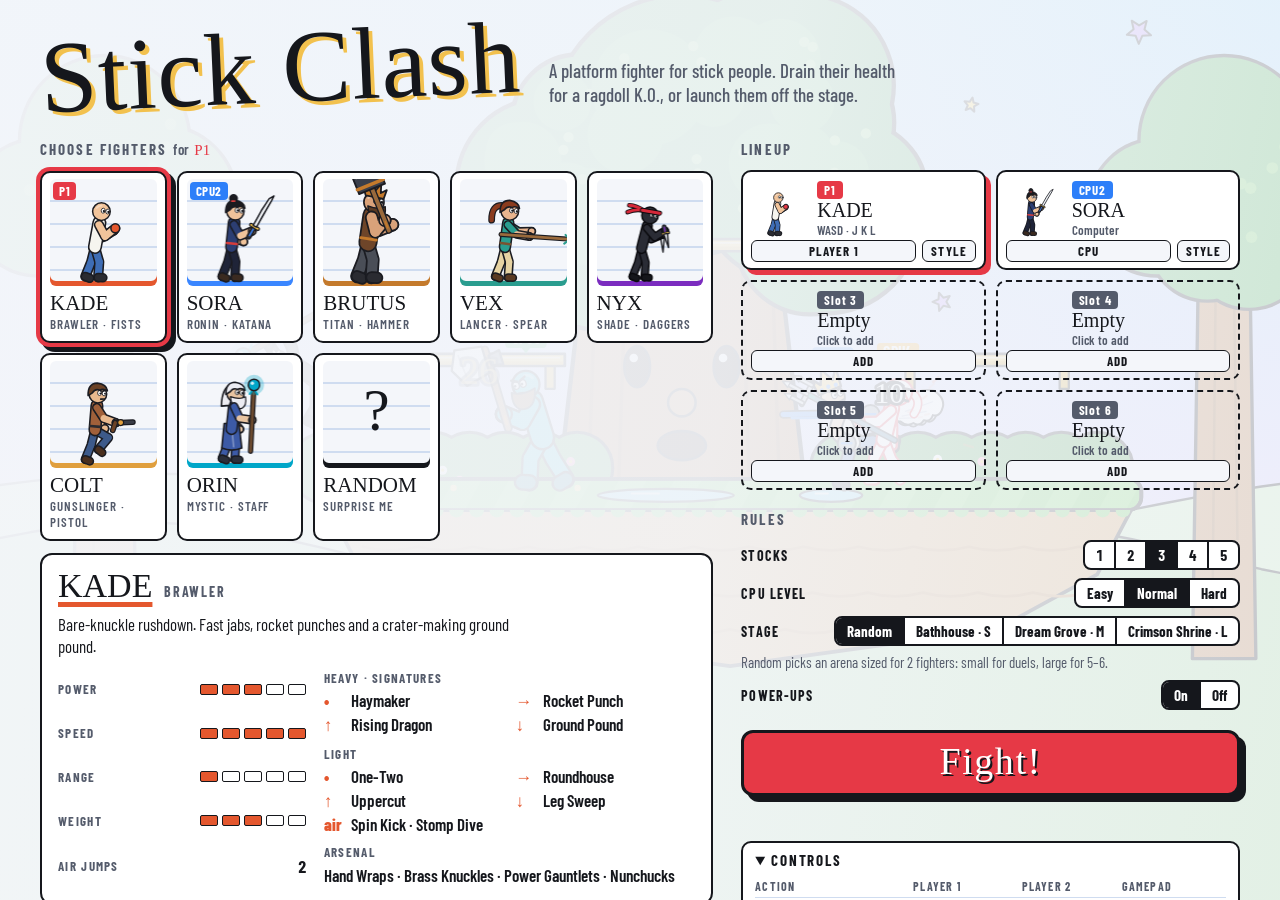
<file: index.html>
<!doctype html>
<html lang="en">
<head>
<meta charset="utf-8">
<meta name="viewport" content="width=device-width, initial-scale=1, viewport-fit=cover">
<title>Stick Clash</title>
<link rel="preconnect" href="https://fonts.googleapis.com">
<link rel="preconnect" href="https://fonts.gstatic.com" crossorigin>
<link rel="stylesheet" href="https://fonts.googleapis.com/css2?family=Barlow+Condensed:wght@500;600;700;800&family=Permanent+Marker&display=swap">
<link rel="stylesheet" href="style.css">
</head>
<body>
<div id="app"><canvas id="game" tabindex="-1" aria-label="Stick Clash arena"></canvas></div>
<script src="js/data.js"></script>
<script src="js/engine.js"></script>
<script src="js/game.js"></script>
<script src="js/ui.js"></script>
</body>
</html>
</file>
<file: style.css>
/* Layout: a notebook-paper arcade. Menus float over a live CPU battle; ink outlines and offset "sticker" shadows tie the UI to the hand-drawn stick fighters. */
:root {
  --paper: #f4f6fa;
  --ink: #15171c;
  --ink-soft: #545b6b;
  --rule: #cfdcf0;
  --accent: #e63946;
  --gold: #f2c14e;
  --card: #ffffff;
  --display: "Permanent Marker", "Comic Sans MS", "Chalkboard SE", cursive;
  --ui: "Barlow Condensed", "Arial Narrow", "Helvetica Neue", sans-serif;
  color-scheme: light;
}

html, body { height: 100%; margin: 0; overflow: hidden; background: var(--paper); color: var(--ink); font-family: var(--ui); font-size: 17px; }
#app { position: fixed; inset: 0; }
#game { position: absolute; inset: 0; width: 100%; height: 100%; display: block; touch-action: none; outline: none; }
button { font: inherit; color: inherit; }
kbd { font: 600 0.85em var(--ui); background: var(--card); border: 1.5px solid var(--ink); border-bottom-width: 3px; border-radius: 5px; padding: 0 0.35em; white-space: nowrap; }

.overlay { position: absolute; inset: 0; overflow-y: auto; overscroll-behavior: contain; }
.overlay.dim { background: rgba(21, 23, 28, 0.45); display: grid; place-items: center; padding-inline: 16px; }
.overlay.dim[hidden] { display: none; }

/* ------------------------------ Menu ------------------------------ */
#menu { background: linear-gradient(100deg, rgba(244, 246, 250, 0.97) 0%, rgba(244, 246, 250, 0.93) 55%, rgba(244, 246, 250, 0.78) 100%); }
.menu-inner { max-width: 1200px; margin: 0 auto; padding-inline: 20px; padding-block: 22px 48px; }
.masthead { display: flex; flex-wrap: wrap; align-items: flex-end; gap: 6px 28px; margin-bottom: 18px; }
.logo {
  font-family: var(--display); font-weight: 400; font-size: clamp(52px, 8vw, 104px); line-height: 0.9; margin: 0;
  transform: rotate(-2.5deg); letter-spacing: 0.01em;
  text-shadow: 4px 4px 0 var(--gold);
}
.tagline { max-width: 46ch; margin: 0 0 6px; font-size: 19px; line-height: 1.3; color: var(--ink-soft); font-weight: 500; text-wrap: balance; }

.layout { display: grid; grid-template-columns: minmax(0, 1.35fr) minmax(0, 1fr); gap: 28px; align-items: start; }
@media (max-width: 920px) { .layout { grid-template-columns: minmax(0, 1fr); } }
.col { min-width: 0; display: flex; flex-direction: column; gap: 12px; }
.eyebrow { font: 700 15px var(--ui); text-transform: uppercase; letter-spacing: 0.14em; margin: 8px 0 0; color: var(--ink-soft); }
.eyebrow .for { letter-spacing: 0.06em; text-transform: none; font-weight: 600; }
.eyebrow b { font-family: var(--display); font-weight: 400; letter-spacing: 0.02em; }

.roster { display: grid; grid-template-columns: repeat(auto-fill, minmax(118px, 1fr)); gap: 10px; }
.card {
  position: relative; display: flex; flex-direction: column; gap: 2px; text-align: left; cursor: pointer;
  background: var(--card); border: 2.5px solid var(--ink); border-radius: 10px; padding: 6px 8px 9px;
  transition: transform 0.12s ease, box-shadow 0.12s ease;
}
.card canvas {
  width: 100%; aspect-ratio: 1 / 1; display: block; border-radius: 6px; margin-bottom: 4px;
  background: repeating-linear-gradient(var(--paper) 0 21px, var(--rule) 21px 23px);
  box-shadow: inset 0 -5px 0 var(--c);
}
.card:hover, .card:focus-visible { transform: translateY(-3px) rotate(-0.6deg); box-shadow: 5px 5px 0 var(--ink); outline: none; }
.card.picked { box-shadow: 0 0 0 4px var(--pc), 5px 5px 0 4px var(--ink); }
.card .nm { font-family: var(--display); font-size: 21px; line-height: 1.05; }
.card .st { font-weight: 600; font-size: 13px; text-transform: uppercase; letter-spacing: 0.07em; color: var(--ink-soft); }
.badges { position: absolute; top: 9px; left: 11px; display: flex; flex-wrap: wrap; gap: 3px; }
.badge { display: inline-block; font: 700 13px var(--ui); color: #fff; border-radius: 4px; padding: 1px 6px; letter-spacing: 0.04em; }

.detail { background: var(--card); border: 2.5px solid var(--ink); border-radius: 12px; padding: 14px 16px 16px; min-height: 196px; }
.d-head { display: flex; align-items: baseline; gap: 12px; flex-wrap: wrap; }
.d-name { font-family: var(--display); font-weight: 400; font-size: 34px; margin: 0; line-height: 1; color: var(--ink); text-decoration: underline; text-decoration-color: var(--c); text-decoration-thickness: 5px; text-underline-offset: 5px; }
.d-style { font-weight: 700; text-transform: uppercase; letter-spacing: 0.12em; font-size: 14px; color: var(--ink-soft); }
.d-blurb { margin: 10px 0 12px; line-height: 1.35; max-width: 60ch; }
.d-grid { display: grid; grid-template-columns: minmax(0, 0.8fr) minmax(0, 1.2fr); gap: 18px; }
@media (max-width: 520px) { .d-grid { grid-template-columns: minmax(0, 1fr); } }
.d-stats { margin: 0; display: grid; gap: 6px; }
.d-stats div { display: flex; align-items: center; justify-content: space-between; gap: 10px; }
.d-stats dt { text-transform: uppercase; letter-spacing: 0.1em; font-size: 13px; font-weight: 700; color: var(--ink-soft); }
.d-stats dd { margin: 0; font-weight: 700; font-variant-numeric: tabular-nums; }
.pips { display: flex; gap: 4px; }
.pips i { width: 16px; height: 9px; border: 1.5px solid var(--ink); border-radius: 2px; background: transparent; }
.pips i.on { background: var(--c); }
.d-moves h4 { margin: 0 0 4px; font-size: 13px; letter-spacing: 0.1em; text-transform: uppercase; color: var(--ink-soft); }
.d-moves ul { list-style: none; margin: 0 0 10px; padding: 0; display: grid; grid-template-columns: repeat(2, minmax(0, 1fr)); gap: 2px 12px; }
.d-moves li { font-weight: 600; white-space: nowrap; overflow: hidden; text-overflow: ellipsis; }
.d-moves li b { display: inline-block; min-width: 1.6em; color: var(--c); font-weight: 800; }

.slots { display: grid; grid-template-columns: repeat(2, minmax(0, 1fr)); gap: 10px; }
.slot { position: relative; background: var(--card); border: 2.5px solid var(--ink); border-radius: 10px; transition: box-shadow 0.12s ease; }
.slot.active { box-shadow: 5px 5px 0 var(--pc); }
.slot.off { background: transparent; border-style: dashed; }
.slot-main { display: flex; align-items: center; gap: 8px; width: 100%; background: none; border: 0; padding: 8px 8px 30px; cursor: pointer; text-align: left; border-radius: 10px; }
.slot-main:focus-visible, .slot-type:focus-visible, .slot-style:focus-visible, .chip:focus-visible, .field input:focus-visible, .seg button:focus-visible, .btn:focus-visible, .fight:focus-visible { outline: 3px solid var(--accent); outline-offset: 2px; }
.slot canvas { width: 58px; height: 58px; flex: none; }
.slot.off canvas { visibility: hidden; }
.slot-txt { display: flex; flex-direction: column; min-width: 0; }
.pill { align-self: flex-start; font: 700 13px var(--ui); color: #fff; background: var(--pc); border-radius: 4px; padding: 1px 7px; letter-spacing: 0.06em; }
.slot.off .pill { background: var(--ink-soft); }
.slot-char { font-family: var(--display); font-size: 20px; line-height: 1.15; }
.slot-hint { font-size: 13px; color: var(--ink-soft); font-weight: 600; }
.slot-actions { position: absolute; left: 8px; right: 8px; bottom: 6px; display: flex; gap: 6px; }
.slot-type, .slot-style { background: var(--paper); border: 1.5px solid var(--ink); border-radius: 6px; font-weight: 700; font-size: 13px; text-transform: uppercase; letter-spacing: 0.08em; padding: 2px 8px; cursor: pointer; }
.slot-type { flex: 1; }
.slot-style[hidden] { display: none; }
.slot-type:hover, .slot-style:hover { background: var(--gold); }

.opts { display: grid; gap: 8px; }
.opt { display: flex; align-items: center; justify-content: space-between; gap: 12px; flex-wrap: wrap; }
.opt > span { font-weight: 700; text-transform: uppercase; letter-spacing: 0.08em; font-size: 14px; }
.seg { display: flex; flex-wrap: wrap; border: 2px solid var(--ink); border-radius: 8px; overflow: hidden; background: var(--card); }
.seg button { border: 0; border-left: 2px solid var(--ink); background: none; padding: 4px 11px; font-weight: 700; font-size: 15px; cursor: pointer; font-variant-numeric: tabular-nums; }
.seg button:first-child { border-left: 0; }
.seg button:hover { background: var(--paper); }
.seg button.on { background: var(--ink); color: #fff; }

.fight {
  margin-top: 8px; font-family: var(--display); font-size: 38px; letter-spacing: 0.04em; cursor: pointer;
  background: var(--accent); color: #fff; border: 3px solid var(--ink); border-radius: 12px; padding: 6px 0 10px;
  box-shadow: 6px 6px 0 var(--ink); transition: transform 0.08s ease, box-shadow 0.08s ease; text-shadow: 2px 2px 0 var(--ink);
}
.fight:hover { transform: translate(-1px, -1px) rotate(-0.5deg); box-shadow: 8px 8px 0 var(--ink); }
.fight:active { transform: translate(4px, 4px); box-shadow: 2px 2px 0 var(--ink); }
.err { margin: 0; min-height: 1.2em; color: var(--accent); font-weight: 700; }

.controls { background: var(--card); border: 2px solid var(--ink); border-radius: 10px; padding: 8px 12px 10px; }
.controls summary { font-weight: 700; text-transform: uppercase; letter-spacing: 0.12em; cursor: pointer; font-size: 15px; }
.tbl-wrap { overflow-x: auto; }
.controls table, .stats { border-collapse: collapse; width: 100%; margin-top: 6px; font-size: 15px; }
.controls th, .controls td, .stats th, .stats td { text-align: left; padding: 4px 8px 4px 0; border-bottom: 1px solid var(--rule); white-space: nowrap; }
.controls th, .stats th { font-size: 12px; text-transform: uppercase; letter-spacing: 0.1em; color: var(--ink-soft); }
.note { margin: 8px 0 0; font-size: 15px; line-height: 1.4; color: var(--ink-soft); }

/* ------------------------------ Panels ------------------------------ */
.panel { background: var(--card); border: 3px solid var(--ink); border-radius: 14px; box-shadow: 8px 8px 0 var(--ink); padding: 22px 24px 24px; width: min(560px, 100%); box-sizing: border-box; }
.panel-title { font-family: var(--display); font-weight: 400; font-size: clamp(40px, 7vw, 64px); margin: 0 0 12px; line-height: 1; transform: rotate(-1.5deg); }
.panel .eyebrow { margin: 0 0 4px; }
.stats td { font-weight: 600; font-variant-numeric: tabular-nums; }
.btns { display: flex; flex-wrap: wrap; gap: 10px; margin-top: 18px; }
.btn { flex: 1 1 140px; border: 2.5px solid var(--ink); border-radius: 10px; background: var(--paper); padding: 8px 14px; font-weight: 700; font-size: 18px; text-transform: uppercase; letter-spacing: 0.06em; cursor: pointer; box-shadow: 4px 4px 0 var(--ink); }
.btn.primary { background: var(--accent); color: #fff; }
.btn:active { transform: translate(3px, 3px); box-shadow: 1px 1px 0 var(--ink); }

.hint { position: absolute; top: calc(10px + env(safe-area-inset-top, 0px)); left: 14px; font-weight: 700; font-size: 14px; letter-spacing: 0.06em; color: var(--ink-soft); background: rgba(255, 255, 255, 0.75); border-radius: 6px; padding: 2px 8px; pointer-events: none; }
.toast { position: absolute; top: calc(14px + env(safe-area-inset-top, 0px)); left: 50%; transform: translateX(-50%); background: var(--ink); color: #fff; font-weight: 700; padding: 6px 14px; border-radius: 8px; letter-spacing: 0.06em; pointer-events: none; }

/* ------------------------------ Touch ------------------------------ */
#touch { position: absolute; inset: auto 0 0 0; height: 0; }
.stick { position: absolute; left: 22px; bottom: calc(150px + env(safe-area-inset-bottom, 0px)); width: 128px; height: 128px; border-radius: 50%; border: 3px solid var(--ink); background: rgba(255, 255, 255, 0.55); touch-action: none; }
.knob { position: absolute; left: 50%; top: 50%; width: 54px; height: 54px; margin: -27px 0 0 -27px; border-radius: 50%; background: var(--ink); opacity: 0.8; }
.tbtns { position: absolute; right: 18px; bottom: calc(140px + env(safe-area-inset-bottom, 0px)); display: grid; grid-template-columns: repeat(2, 68px); gap: 10px; }
.tbtns button { width: 68px; height: 68px; border-radius: 50%; border: 3px solid var(--ink); background: rgba(255, 255, 255, 0.7); font-weight: 800; font-size: 14px; text-transform: uppercase; touch-action: none; user-select: none; -webkit-user-select: none; }
.tbtns button[data-b="light"] { background: rgba(242, 193, 78, 0.85); }
.tbtns button[data-b="heavy"] { background: rgba(230, 57, 70, 0.85); color: #fff; }
.tbtns button.down { transform: scale(0.92); }
.tpause { position: absolute; right: 14px; top: calc(-100dvh + 12px + env(safe-area-inset-top, 0px)); width: 46px; height: 46px; border-radius: 10px; border: 2.5px solid var(--ink); background: rgba(255, 255, 255, 0.8); font-weight: 800; font-size: 16px; }

@media (prefers-reduced-motion: reduce) {
  .card, .fight, .slot { transition: none; }
  .card:hover, .card:focus-visible { transform: none; }
}

/* ---------------------------- Customize ---------------------------- */
.custom-panel { width: min(720px, 100%); max-height: calc(100% - 32px); overflow-y: auto; }
.custom-grid { display: grid; grid-template-columns: minmax(0, 220px) minmax(0, 1fr); gap: 18px; align-items: start; }
@media (max-width: 600px) { .custom-grid { grid-template-columns: minmax(0, 1fr); } #customPreview { max-width: 200px; justify-self: center; } }
#customPreview {
  width: 100%; aspect-ratio: 1 / 1; display: block; border: 2.5px solid var(--ink); border-radius: 10px;
  background: repeating-linear-gradient(var(--paper) 0 21px, var(--rule) 21px 23px);
}
.custom-fields { display: grid; gap: 14px; min-width: 0; }
.field { display: grid; gap: 6px; }
.field > span { font-weight: 700; text-transform: uppercase; letter-spacing: 0.1em; font-size: 14px; color: var(--ink-soft); }
.field input { font: 400 24px var(--display); color: var(--ink); background: var(--paper); border: 2.5px solid var(--ink); border-radius: 8px; padding: 4px 10px; min-width: 0; }
.field input::placeholder { color: #a3a9b6; }
.chips { display: flex; flex-wrap: wrap; gap: 6px; }
.chip { border: 2px solid var(--ink); border-radius: 999px; background: var(--card); padding: 2px 12px; font-weight: 700; font-size: 15px; cursor: pointer; }
.chip:hover { background: var(--paper); }
.chip.on { background: var(--ink); color: #fff; }
.swatches { display: flex; flex-wrap: wrap; gap: 6px; }
.swatch { width: 30px; height: 30px; border-radius: 50%; border: 2.5px solid var(--ink); background: var(--sw); cursor: pointer; padding: 0; }
.swatch.classic { background: conic-gradient(#f1c49b 0 25%, #3e6db5 0 50%, #f6f5ef 0 75%, #2c3e73 0); }
.swatch.on { box-shadow: 0 0 0 3px var(--card), 0 0 0 5.5px var(--ink); }
.swatch:focus-visible { outline: 3px solid var(--accent); outline-offset: 3px; }
.wpn-desc { margin: 0; font-size: 15px; line-height: 1.35; color: var(--ink-soft); min-height: 1.35em; }
.stage-note { margin: -2px 0 0; font-size: 15px; line-height: 1.35; color: var(--ink-soft); }
.d-arsenal { margin: 0; font-weight: 600; line-height: 1.35; }
</file>
